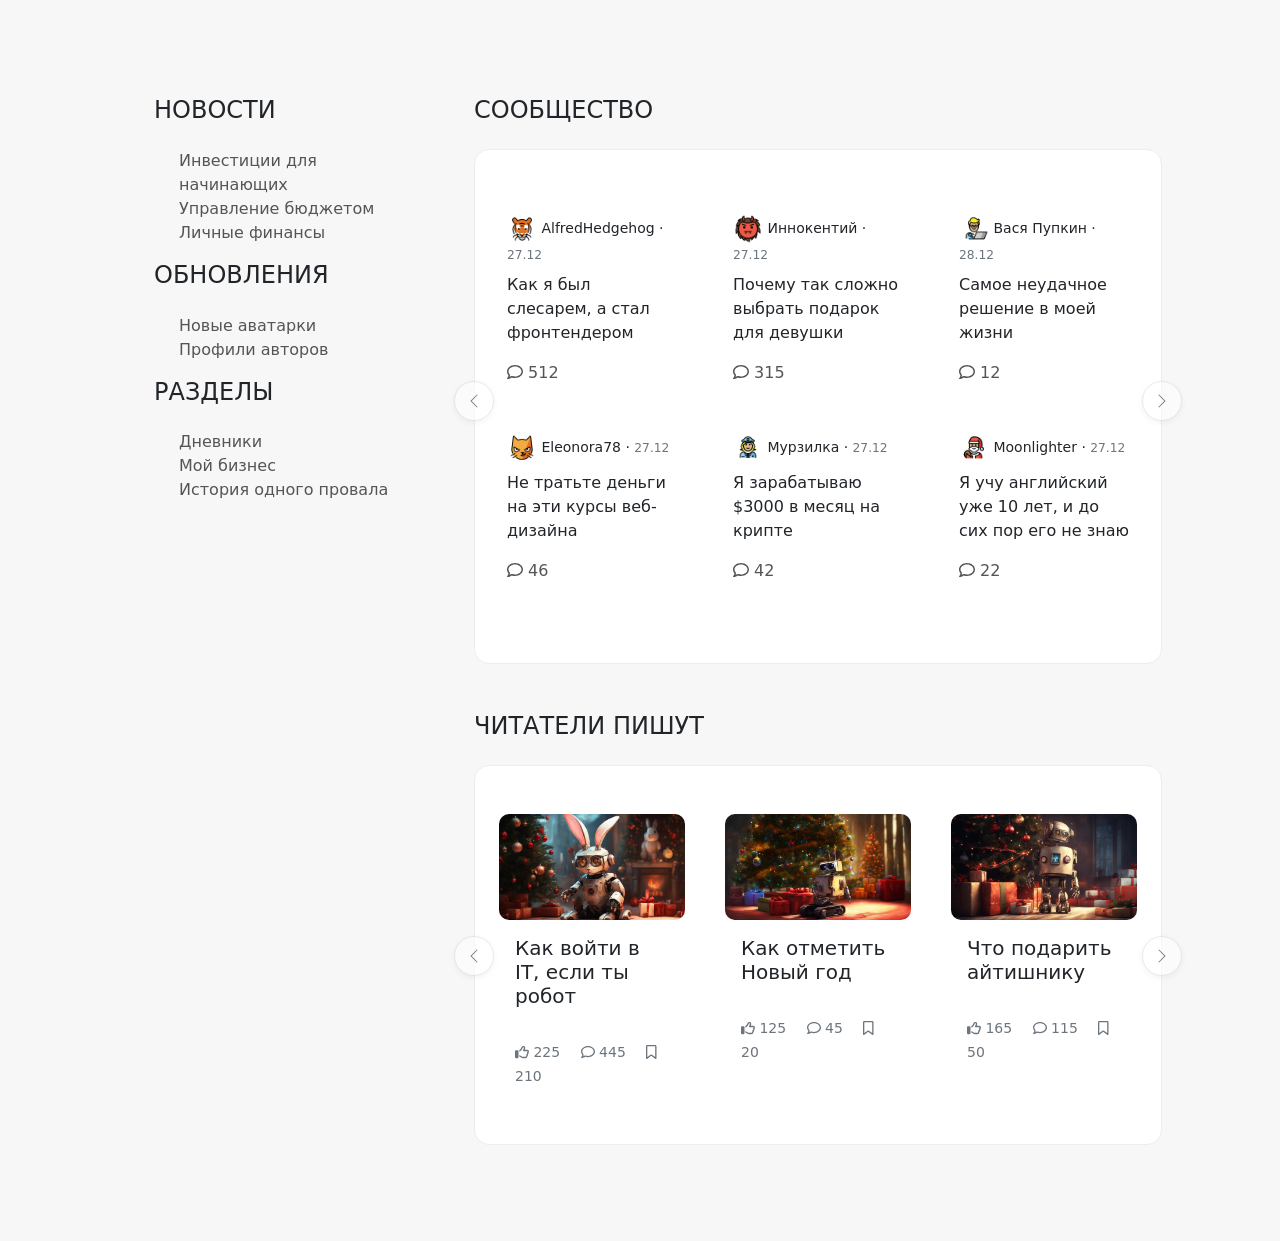
<file: index.html>
<!DOCTYPE html>
<html lang="en">
   <head>
      <title>Слайдеры для онлайн-журнала</title>
      <meta charset="utf-8">
      <meta http-equiv="X-UA-Compatible" content="IE=edge">
      <meta name="viewport" content="width=device-width, initial-scale=1.0">
      <meta name="description" content="">
      <meta name="author" content="Proglib">
      <link rel="shortcut icon" href="assets/favicon.ico">
      <link href="https://fonts.googleapis.com/css?family=Roboto:300,400,500,700,900" rel="stylesheet">
      <script defer src="assets/fonts/all.min.js"></script>
      <link id="bootstrap" rel="stylesheet" href="assets/css/bootstrap.min.css">
      <link id="additional-style" rel="stylesheet" href="assets/css/carousel.css">
   </head>
   <body>
      <div class="container px-5 py-5 my-5">
         <div class="row">
            <div class="sections col-4 px-5">
               <h4 class="text-uppercase mb-4">Новости</h4>
               <ul class="list-unstyled">
                  <li><a href="#">Инвестиции для начинающих</a></li>
                  <li><a href="#">Управление бюджетом</a></li>
                  <li><a href="#">Личные финансы</a></li>
               </ul>
               <h4 class="text-uppercase mb-4">Обновления</h4>
               <ul class="list-unstyled">
                  <li><a href="#">Новые аватарки</a></li>
                  <li><a href="#">Профили авторов</a></li>
               </ul>
               <h4 class="text-uppercase mb-4">Разделы</h4>
               <ul class="list-unstyled">
                  <li><a href="#">Дневники</a></li>
                  <li><a href="#">Мой бизнес</a></li>
                  <li><a href="#">История одного провала</a></li>
               </ul>
            </div>
            <div class="col-8">
               <h4 class="text-uppercase mb-4">Сообщество</h4>
               <div id="postCarousel" class="carousel slide carousel-dark" data-bs-ride="carousel" data-bs-interval="false">
                  <div class="posts px-3 py-5">
                     <div class="carousel-inner">
                        <div class="carousel-item active">
                           <div class="row">
                              <div class="col-md-4 mb-3">
                                 <div class="card community">
                                    <div class="card-body">
                                       <p class="card-title small">
                                          <img src="assets/img/avatars/avatar1.png" class="rounded-circle mr-2" width="30" alt="image"> 
                                          AlfredHedgehog &middot; <small class="text-muted"> 27.12</small>  
                                       <p class="card-text">Как я был слесарем, а стал фронтендером</p>
                                       <a href="#" class="stretched-link"><i class="far fa-comment"></i> 512</a>
                                    </div>
                                 </div>
                              </div>
                              <div class="col-md-4 mb-3">
                                 <div class="card community">
                                    <div class="card-body">
                                       <p class="card-title small"> 
                                          <img src="assets/img/avatars/avatar2.png" class="rounded-circle mr-2" width="30" alt="image"> 
                                          Иннокентий &middot; <small class="text-muted"> 27.12</small>  
                                       <p class="card-text">Почему так сложно выбрать подарок для девушки</p>
                                       <a href="#" class="stretched-link"><i class="far fa-comment"></i> 315</a>
                                    </div>
                                 </div>
                              </div>
                              <div class="col-md-4 mb-3">
                                 <div class="card community">
                                    <div class="card-body">
                                       <p class="card-title small">
                                          <img src="assets/img/avatars/avatar3.png" class="rounded-circle mr-2" width="30" alt="image"> 
                                          Вася Пупкин &middot; <small class="text-muted"> 28.12</small>  
                                       <p class="card-text">Самое неудачное решение в моей жизни</p>
                                       <a href="#" class="stretched-link"><i class="far fa-comment"></i> 12</a>
                                    </div>
                                 </div>
                              </div>
                              <div class="col-md-4 mb-3">
                                 <div class="card community">
                                    <div class="card-body">
                                       <p class="card-title small"> 
                                          <img src="assets/img/avatars/avatar4.png" class="rounded-circle mr-2" width="30" alt="image"> 
                                          Eleonora78 &middot; <small class="text-muted"> 27.12</small>  
                                       <p class="card-text">Не тратьте деньги на эти курсы веб-дизайна</p>
                                       <a href="#" class="stretched-link"><i class="far fa-comment"></i> 46</a>
                                    </div>
                                 </div>
                              </div>
                              <div class="col-md-4 mb-3">
                                 <div class="card community">
                                    <div class="card-body">
                                       <p class="card-title small"> 
                                          <img src="assets/img/avatars/avatar5.png" class="rounded-circle mr-2" width="30" alt="image"> 
                                          Мурзилка &middot; <small class="text-muted"> 27.12</small>  
                                       <p class="card-text">Я зарабатываю $3000 в месяц на крипте</p>
                                       <a href="#" class="stretched-link"><i class="far fa-comment"></i> 42</a>
                                    </div>
                                 </div>
                              </div>
                              <div class="col-md-4 mb-3">
                                 <div class="card community">
                                    <div class="card-body">
                                       <p class="card-title small"> 
                                          <img src="assets/img/avatars/avatar6.png" class="rounded-circle mr-2" width="30" alt="image"> 
                                          Мoonlighter &middot; <small class="text-muted"> 27.12</small>  
                                       <p class="card-text">Я учу английский уже 10 лет, и до сих пор его не знаю</p>
                                       <a href="#" class="stretched-link"><i class="far fa-comment"></i> 22</a>
                                    </div>
                                 </div>
                              </div>
                           </div>
                        </div>
                        <div class="carousel-item">
                           <div class="row">
                              <div class="col-md-4 mb-3">
                                 <div class="card community">
                                    <div class="card-body">
                                       <p class="card-title small"> 
                                          <img src="assets/img/avatars/avatar7.png" class="rounded-circle mr-2" width="30" alt="image"> 
                                          Backender99 &middot; <small class="text-muted"> 27.12</small>  
                                       <p class="card-text">Стоит ли переходить в разработку ИИ</p>
                                       <a href="#" class="stretched-link"><i class="far fa-comment"></i> 152</a>
                                    </div>
                                 </div>
                              </div>
                              <div class="col-md-4 mb-3">
                                 <div class="card community">
                                    <div class="card-body">
                                       <p class="card-title small"> 
                                          <img src="assets/img/avatars/avatar8.png" class="rounded-circle mr-2" width="30" alt="image"> 
                                          Фрилансер &middot; <small class="text-muted"> 27.12</small>  
                                       <p class="card-text">Я рисую портреты по фото и ненавижу себя за это</p>
                                       <a href="#" class="stretched-link"><i class="far fa-comment"></i> 712</a>
                                    </div>
                                 </div>
                              </div>
                              <div class="col-md-4 mb-3">
                                 <div class="card community">
                                    <div class="card-body">
                                       <p class="card-title small"> 
                                          <img src="assets/img/avatars/avatar9.png" class="rounded-circle mr-2" width="30" alt="image"> 
                                          Дама с вилами &middot; <small class="text-muted"> 27.12</small>  
                                       <p class="card-text">Как понаехать в Москву и не пожалеть об этом</p>
                                       <a href="#" class="stretched-link"><i class="far fa-comment"></i> 321</a>
                                    </div>
                                 </div>
                              </div>
                              <div class="col-md-4 mb-3">
                                 <div class="card community">
                                    <div class="card-body">
                                       <p class="card-title small"> 
                                          <img src="assets/img/avatars/avatar10.png" class="rounded-circle mr-2" width="30" alt="image"> 
                                          Добрая медсестра &middot; <small class="text-muted"> 27.12</small>  
                                       <p class="card-text"> Нужно ли высшее медицинское образование</p>
                                       <a href="#" class="stretched-link"><i class="far fa-comment"></i> 52</a>
                                    </div>
                                 </div>
                              </div>
                              <div class="col-md-4 mb-3">
                                 <div class="card community">
                                    <div class="card-body">
                                       <p class="card-title small"> 
                                          <img src="assets/img/avatars/avatar11.png" class="rounded-circle mr-2" width="30" alt="image"> 
                                          BadRobot &middot; <small class="text-muted"> 27.12</small>  
                                       <p class="card-text">Почему роботы хотят уничтожить людей?</p>
                                       <a href="#" class="stretched-link"><i class="far fa-comment"></i> 38</a>
                                    </div>
                                 </div>
                              </div>
                              <div class="col-md-4 mb-3">
                                 <div class="card community">
                                    <div class="card-body">
                                       <p class="card-title small"> 
                                          <img src="assets/img/avatars/avatar12.png" class="rounded-circle mr-2" width="30" alt="image"> 
                                          SmartInvest &middot; <small class="text-muted"> 27.12</small>  
                                       <p class="card-text">Как открыть ИИС и начать зарабатывать</p>
                                       <a href="#" class="stretched-link"><i class="far fa-comment"></i> 19</a>
                                    </div>
                                 </div>
                              </div>
                           </div>
                        </div>
                     </div>
                  </div>
                  <a class="carousel-control-prev" href="#postCarousel" role="button" data-bs-slide="prev">
                  <span class="carousel-control-prev-icon"></span>
                  </a>
                  <a class="carousel-control-next" href="#postCarousel" role="button" data-bs-slide="next">
                  <span class="carousel-control-next-icon"></span>
                  </a>
               </div>
               <h4 class="text-uppercase mt-5 mb-4">Читатели пишут</h4>
               <div id="carousel" class="carousel slide carousel-dark" data-ride="carousel" data-bs-interval="false">
                  <div class="posts px-3 py-5">
                     <div class="carousel-inner">
                        <div class="carousel-item active">
                           <div class="d-flex justify-content-between">
                              <div class="row">
                                 <div class="col-sm-12 col-md-4">
                                    <div class="card px-2">
                                       <img class="card-img-top rounded-5 img-fluid" src="assets/img/articles/photo_1.jpg" alt="image">
                                       <div class="card-body">
                                          <h5 class="card-title">Как войти в IT, если ты робот</h5>
                                       </div>
                                       <div class="card-footer">
                                          <small class="text-muted">
                                          <span class="me-3"><i class="far fa-thumbs-up"></i> 225</span>  
                                          <span class="me-3"><i class="far fa-comment"></i> 445</span>
                                          <span class="me-3"><i class="far fa-bookmark"></i> 210</span>
                                          </small>
                                       </div>
                                    </div>
                                 </div>
                                 <div class="col-sm-12 col-md-4">
                                    <div class="card px-2">
                                       <img class="card-img-top rounded-5 img-fluid" src="assets/img/articles/photo_2.jpg" alt="image">
                                       <div class="card-body">
                                          <h5 class="card-title">Как отметить Новый год</h5>
                                       </div>
                                       <div class="card-footer">
                                          <small class="text-muted">
                                          <span class="me-3"><i class="far fa-thumbs-up"></i> 125</span>  
                                          <span class="me-3"><i class="far fa-comment"></i> 45</span>
                                          <span class="me-3"><i class="far fa-bookmark"></i> 20</span>
                                          </small>
                                       </div>
                                    </div>
                                 </div>
                                 <div class="col-sm-12 col-md-4">
                                    <div class="card px-2">
                                       <img class="card-img-top rounded-5 img-fluid" src="assets/img/articles/photo_3.jpg" alt="image">
                                       <div class="card-body">
                                          <h5 class="card-title">Что подарить айтишнику</h5>
                                       </div>
                                       <div class="card-footer">
                                          <small class="text-muted">
                                          <span class="me-3"><i class="far fa-thumbs-up"></i> 165</span>  
                                          <span class="me-3"><i class="far fa-comment"></i> 115</span>
                                          <span class="me-3"><i class="far fa-bookmark"></i> 50</span>
                                          </small>
                                       </div>
                                    </div>
                                 </div>
                              </div>
                           </div>
                        </div>
                        <div class="carousel-item">
                           <div class="d-flex justify-content-between">
                              <div class="row">
                                 <div class="col-sm-12 col-md-4">
                                    <div class="card px-2">
                                       <img class="card-img-top rounded-5 img-fluid" src="assets/img/articles/photo_4.jpg" alt="image">
                                       <div class="card-body">
                                          <h5 class="card-title">Не проводи Новый год под елкой</h5>
                                       </div>
                                       <div class="card-footer">
                                          <small class="text-muted">
                                          <span class="me-3"><i class="far fa-thumbs-up"></i> 225</span>  
                                          <span class="me-3"><i class="far fa-comment"></i> 15</span>
                                          <span class="me-3"><i class="far fa-bookmark"></i> 20</span>
                                          </small>
                                       </div>
                                    </div>
                                 </div>
                                 <div class="col-sm-12 col-md-4">
                                    <div class="card px-2">
                                       <img class="card-img-top rounded-5 img-fluid" src="assets/img/articles/photo_5.jpg" alt="image">
                                       <div class="card-body">
                                          <h5 class="card-title">Роботы - лучшие друзья человека</h5>
                                       </div>
                                       <div class="card-footer">
                                          <small class="text-muted">
                                          <span class="me-3"><i class="far fa-thumbs-up"></i> 128</span>  
                                          <span class="me-3"><i class="far fa-comment"></i> 45</span>
                                          <span class="me-3"><i class="far fa-bookmark"></i> 23</span>
                                          </small>
                                       </div>
                                    </div>
                                 </div>
                                 <div class="col-sm-12 col-md-4">
                                    <div class="card px-2">
                                       <img class="card-img-top rounded-5 img-fluid" src="assets/img/articles/photo_6.jpg" alt="image">
                                       <div class="card-body">
                                          <h5 class="card-title">Роботы изменили нашу жизнь</h5>
                                       </div>
                                       <div class="card-footer">
                                          <small class="text-muted">
                                          <span class="me-3"><i class="far fa-thumbs-up"></i> 25</span>  
                                          <span class="me-3"><i class="far fa-comment"></i> 35</span>
                                          <span class="me-3"><i class="far fa-bookmark"></i> 20</span>
                                          </small>
                                       </div>
                                    </div>
                                 </div>
                              </div>
                           </div>
                        </div>
                     </div>
                     <a class="carousel-control-prev" href="#carousel" role="button" data-bs-slide="prev">
                     <span class="carousel-control-prev-icon" aria-hidden="true"></span>
                     </a>
                     <a class="carousel-control-next" href="#carousel" role="button" data-bs-slide="next">
                     <span class="carousel-control-next-icon" aria-hidden="true"></span>
                     </a>
                  </div>
               </div>
            </div>
         </div>
      </div>
      <script src="assets/js/bootstrap.min.js"></script>      
   </body>
</html>
</file>
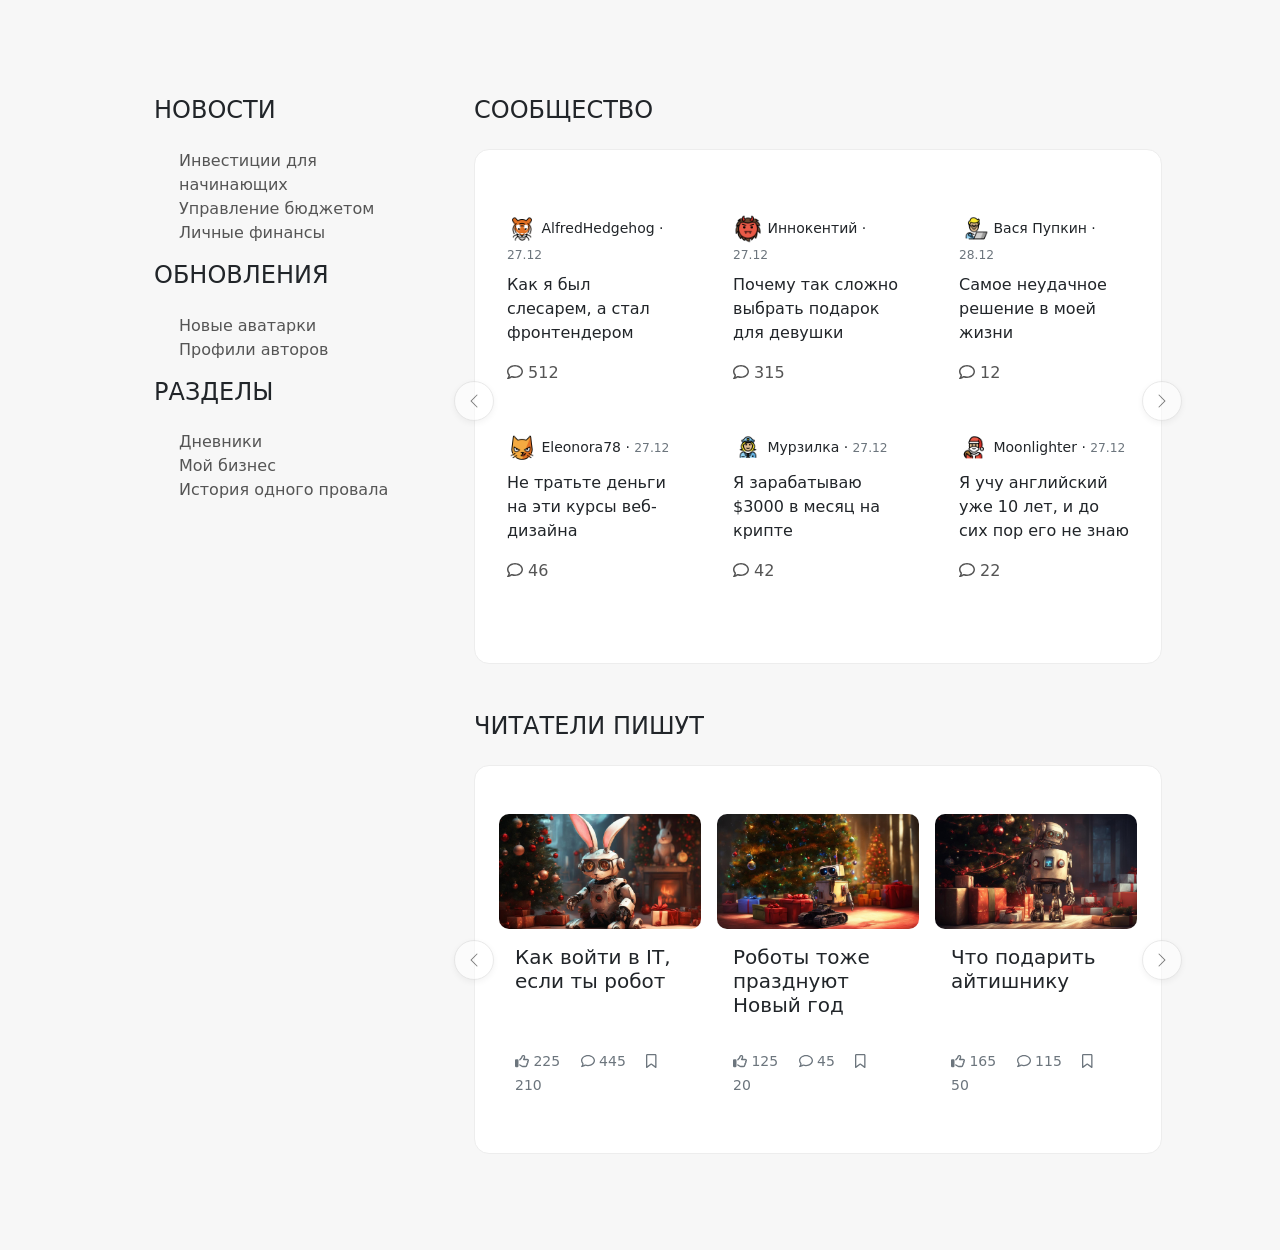
<file: slider.html>
<!DOCTYPE html>
<html lang="en">
   <head>
      <title>Слайдеры для онлайн-журнала</title>
      <meta charset="utf-8">
      <meta http-equiv="X-UA-Compatible" content="IE=edge">
      <meta name="viewport" content="width=device-width, initial-scale=1.0">
      <meta name="description" content="">
      <meta name="author" content="Proglib">
      <link rel="shortcut icon" href="assets/favicon.ico">
      <link href="https://fonts.googleapis.com/css?family=Roboto:300,400,500,700,900" rel="stylesheet">
      <script defer src="assets/fonts/all.min.js"></script>
      <link id="bootstrap" rel="stylesheet" href="assets/css/bootstrap.min.css">
      <link id="additional-style" rel="stylesheet" href="assets/css/carousel.css">
   </head>
   <body>
      <div class="container px-5 py-5 my-5">
         <div class="row">
            <div class="sections col-4 px-5">
               <h4 class="text-uppercase mb-4">Новости</h4>
               <ul class="list-unstyled">
                  <li><a href="#">Инвестиции для начинающих</a></li>
                  <li><a href="#">Управление бюджетом</a></li>
                  <li><a href="#">Личные финансы</a></li>
               </ul>
               <h4 class="text-uppercase mb-4">Обновления</h4>
               <ul class="list-unstyled">
                  <li><a href="#">Новые аватарки</a></li>
                  <li><a href="#">Профили авторов</a></li>
               </ul>
               <h4 class="text-uppercase mb-4">Разделы</h4>
               <ul class="list-unstyled">
                  <li><a href="#">Дневники</a></li>
                  <li><a href="#">Мой бизнес</a></li>
                  <li><a href="#">История одного провала</a></li>
               </ul>
            </div>
            <div class="col-8">
               <h4 class="text-uppercase mb-4">Сообщество</h4>
               <div id="postCarousel" class="carousel slide carousel-dark" data-bs-ride="carousel" data-bs-interval="false">
                  <div class="posts px-3 py-5">
                     <div class="carousel-inner">
                        <div class="carousel-item active">
                           <div class="row">
                              <div class="col-md-4 mb-3">
                                 <div class="card community">
                                    <div class="card-body">
                                       <p class="card-title small">
                                          <img src="assets/img/avatars/avatar1.png" class="rounded-circle mr-2" width="30" alt="image"> 
                                          AlfredHedgehog &middot; <small class="text-muted"> 27.12</small>  
                                       <p class="card-text">Как я был слесарем, а стал фронтендером</p>
                                       <a href="#" class="stretched-link"><i class="far fa-comment"></i> 512</a>
                                    </div>
                                 </div>
                              </div>
                              <div class="col-md-4 mb-3">
                                 <div class="card community">
                                    <div class="card-body">
                                       <p class="card-title small"> 
                                          <img src="assets/img/avatars/avatar2.png" class="rounded-circle mr-2" width="30" alt="image"> 
                                          Иннокентий &middot; <small class="text-muted"> 27.12</small>  
                                       <p class="card-text">Почему так сложно выбрать подарок для девушки</p>
                                       <a href="#" class="stretched-link"><i class="far fa-comment"></i> 315</a>
                                    </div>
                                 </div>
                              </div>
                              <div class="col-md-4 mb-3">
                                 <div class="card community">
                                    <div class="card-body">
                                       <p class="card-title small">
                                          <img src="assets/img/avatars/avatar3.png" class="rounded-circle mr-2" width="30" alt="image"> 
                                          Вася Пупкин &middot; <small class="text-muted"> 28.12</small>  
                                       <p class="card-text">Самое неудачное решение в моей жизни</p>
                                       <a href="#" class="stretched-link"><i class="far fa-comment"></i> 12</a>
                                    </div>
                                 </div>
                              </div>
                              <div class="col-md-4 mb-3">
                                 <div class="card community">
                                    <div class="card-body">
                                       <p class="card-title small"> 
                                          <img src="assets/img/avatars/avatar4.png" class="rounded-circle mr-2" width="30" alt="image"> 
                                          Eleonora78 &middot; <small class="text-muted"> 27.12</small>  
                                       <p class="card-text">Не тратьте деньги на эти курсы веб-дизайна</p>
                                       <a href="#" class="stretched-link"><i class="far fa-comment"></i> 46</a>
                                    </div>
                                 </div>
                              </div>
                              <div class="col-md-4 mb-3">
                                 <div class="card community">
                                    <div class="card-body">
                                       <p class="card-title small"> 
                                          <img src="assets/img/avatars/avatar5.png" class="rounded-circle mr-2" width="30" alt="image"> 
                                          Мурзилка &middot; <small class="text-muted"> 27.12</small>  
                                       <p class="card-text">Я зарабатываю $3000 в месяц на крипте</p>
                                       <a href="#" class="stretched-link"><i class="far fa-comment"></i> 42</a>
                                    </div>
                                 </div>
                              </div>
                              <div class="col-md-4 mb-3">
                                 <div class="card community">
                                    <div class="card-body">
                                       <p class="card-title small"> 
                                          <img src="assets/img/avatars/avatar6.png" class="rounded-circle mr-2" width="30" alt="image"> 
                                          Мoonlighter &middot; <small class="text-muted"> 27.12</small>  
                                       <p class="card-text">Я учу английский уже 10 лет, и до сих пор его не знаю</p>
                                       <a href="#" class="stretched-link"><i class="far fa-comment"></i> 22</a>
                                    </div>
                                 </div>
                              </div>
                           </div>
                        </div>
                        <div class="carousel-item">
                           <div class="row">
                              <div class="col-md-4 mb-3">
                                 <div class="card community">
                                    <div class="card-body">
                                       <p class="card-title small"> 
                                          <img src="assets/img/avatars/avatar7.png" class="rounded-circle mr-2" width="30" alt="image"> 
                                          Backender99 &middot; <small class="text-muted"> 27.12</small>  
                                       <p class="card-text">Стоит ли переходить в разработку ИИ</p>
                                       <a href="#" class="stretched-link"><i class="far fa-comment"></i> 152</a>
                                    </div>
                                 </div>
                              </div>
                              <div class="col-md-4 mb-3">
                                 <div class="card community">
                                    <div class="card-body">
                                       <p class="card-title small"> 
                                          <img src="assets/img/avatars/avatar8.png" class="rounded-circle mr-2" width="30" alt="image"> 
                                          Фрилансер &middot; <small class="text-muted"> 27.12</small>  
                                       <p class="card-text">Я рисую портреты по фото и ненавижу себя за это</p>
                                       <a href="#" class="stretched-link"><i class="far fa-comment"></i> 712</a>
                                    </div>
                                 </div>
                              </div>
                              <div class="col-md-4 mb-3">
                                 <div class="card community">
                                    <div class="card-body">
                                       <p class="card-title small"> 
                                          <img src="assets/img/avatars/avatar9.png" class="rounded-circle mr-2" width="30" alt="image"> 
                                          Дама с вилами &middot; <small class="text-muted"> 27.12</small>  
                                       <p class="card-text">Как понаехать в Москву и не пожалеть об этом</p>
                                       <a href="#" class="stretched-link"><i class="far fa-comment"></i> 321</a>
                                    </div>
                                 </div>
                              </div>
                              <div class="col-md-4 mb-3">
                                 <div class="card community">
                                    <div class="card-body">
                                       <p class="card-title small"> 
                                          <img src="assets/img/avatars/avatar10.png" class="rounded-circle mr-2" width="30" alt="image"> 
                                          Добрая медсестра &middot; <small class="text-muted"> 27.12</small>  
                                       <p class="card-text"> Нужно ли высшее медицинское образование</p>
                                       <a href="#" class="stretched-link"><i class="far fa-comment"></i> 52</a>
                                    </div>
                                 </div>
                              </div>
                              <div class="col-md-4 mb-3">
                                 <div class="card community">
                                    <div class="card-body">
                                       <p class="card-title small"> 
                                          <img src="assets/img/avatars/avatar11.png" class="rounded-circle mr-2" width="30" alt="image"> 
                                          BadRobot &middot; <small class="text-muted"> 27.12</small>  
                                       <p class="card-text">Почему роботы хотят уничтожить людей?</p>
                                       <a href="#" class="stretched-link"><i class="far fa-comment"></i> 38</a>
                                    </div>
                                 </div>
                              </div>
                              <div class="col-md-4 mb-3">
                                 <div class="card community">
                                    <div class="card-body">
                                       <p class="card-title small"> 
                                          <img src="assets/img/avatars/avatar12.png" class="rounded-circle mr-2" width="30" alt="image"> 
                                          SmartInvest &middot; <small class="text-muted"> 27.12</small>  
                                       <p class="card-text">Как открыть ИИС и начать зарабатывать</p>
                                       <a href="#" class="stretched-link"><i class="far fa-comment"></i> 19</a>
                                    </div>
                                 </div>
                              </div>
                           </div>
                        </div>
                     </div>
                  </div>
                  <a class="carousel-control-prev" href="#postCarousel" role="button" data-bs-slide="prev">
                  <span class="carousel-control-prev-icon"></span>
                  </a>
                  <a class="carousel-control-next" href="#postCarousel" role="button" data-bs-slide="next">
                  <span class="carousel-control-next-icon"></span>
                  </a>
               </div>
               <h4 class="text-uppercase mt-5 mb-4">Читатели пишут</h4>
               <div id="carousel" class="carousel slide carousel-dark" data-ride="carousel" data-bs-interval="false">
                  <div class="posts px-3 py-5">
                     <div class="carousel-inner">
                        <div class="carousel-item active">
                           <div class="d-flex justify-content-between">
                              <div class="card px-2">
                                 <img class="card-img-top rounded-5 img-fluid" src="assets/img/articles/photo_1.jpg" alt="image">
                                 <div class="card-body">
                                    <h5 class="card-title">Как войти в IT, если ты робот</h5>
                                 </div>
                                 <div class="card-footer">
                                    <small class="text-muted">
                                    <span class="me-3"><i class="far fa-thumbs-up"></i> 225</span>  
                                    <span class="me-3"><i class="far fa-comment"></i> 445</span>
                                    <span class="me-3"><i class="far fa-bookmark"></i> 210</span>
                                    </small>
                                 </div>
                              </div>
                              <div class="card px-2">
                                 <img class="card-img-top rounded-5 img-fluid" src="assets/img/articles/photo_2.jpg" alt="image">
                                 <div class="card-body">
                                    <h5 class="card-title">Роботы тоже празднуют Новый год</h5>
                                 </div>
                                 <div class="card-footer">
                                    <small class="text-muted">
                                    <span class="me-3"><i class="far fa-thumbs-up"></i> 125</span>  
                                    <span class="me-3"><i class="far fa-comment"></i> 45</span>
                                    <span class="me-3"><i class="far fa-bookmark"></i> 20</span>
                                    </small>
                                 </div>
                              </div>
                              <div class="card px-2">
                                 <img class="card-img-top rounded-5 img-fluid" src="assets/img/articles/photo_3.jpg" alt="image">
                                 <div class="card-body">
                                    <h5 class="card-title">Что подарить айтишнику</h5>
                                 </div>
                                 <div class="card-footer">
                                    <small class="text-muted">
                                    <span class="me-3"><i class="far fa-thumbs-up"></i> 165</span>  
                                    <span class="me-3"><i class="far fa-comment"></i> 115</span>
                                    <span class="me-3"><i class="far fa-bookmark"></i> 50</span>
                                    </small>
                                 </div>
                              </div>
                           </div>
                        </div>
                        <div class="carousel-item">
                           <div class="d-flex justify-content-between">
                              <div class="card px-2">
                                 <img class="card-img-top rounded-5 img-fluid" src="assets/img/articles/photo_4.jpg" alt="image">
                                 <div class="card-body">
                                    <h5 class="card-title">Не проводи Новый год под елкой</h5>
                                 </div>
                                 <div class="card-footer">
                                    <small class="text-muted">
                                    <span class="me-3"><i class="far fa-thumbs-up"></i> 225</span>  
                                    <span class="me-3"><i class="far fa-comment"></i> 15</span>
                                    <span class="me-3"><i class="far fa-bookmark"></i> 20</span>
                                    </small>
                                 </div>
                              </div>
                              <div class="card px-2">
                                 <img class="card-img-top rounded-5 img-fluid" src="assets/img/articles/photo_5.jpg" alt="image">
                                 <div class="card-body">
                                    <h5 class="card-title">Роботы - лучшие друзья человека</h5>
                                 </div>
                                 <div class="card-footer">
                                    <small class="text-muted">
                                    <span class="me-3"><i class="far fa-thumbs-up"></i> 128</span>  
                                    <span class="me-3"><i class="far fa-comment"></i> 45</span>
                                    <span class="me-3"><i class="far fa-bookmark"></i> 23</span>
                                    </small>
                                 </div>
                              </div>
                              <div class="card px-2">
                                 <img class="card-img-top rounded-5 img-fluid" src="assets/img/articles/photo_6.jpg" alt="image">
                                 <div class="card-body">
                                    <h5 class="card-title">Как роботы изменили нашу жизнь</h5>
                                 </div>
                                 <div class="card-footer">
                                    <small class="text-muted">
                                    <span class="me-3"><i class="far fa-thumbs-up"></i> 25</span>  
                                    <span class="me-3"><i class="far fa-comment"></i> 35</span>
                                    <span class="me-3"><i class="far fa-bookmark"></i> 20</span>
                                    </small>
                                 </div>
                              </div>
                           </div>
                        </div>
                     </div>
                     <a class="carousel-control-prev" href="#carousel" role="button" data-bs-slide="prev">
                     <span class="carousel-control-prev-icon" aria-hidden="true"></span>
                     </a>
                     <a class="carousel-control-next" href="#carousel" role="button" data-bs-slide="next">
                     <span class="carousel-control-next-icon" aria-hidden="true"></span>
                     </a>
                  </div>
               </div>
            </div>
         </div>
      </div>
      <script src="assets/js/bootstrap.min.js"></script>      
   </body>
</html>
</file>
<file: assets/css/carousel.css>
body {
  background-color: #F7F7F7;
}

.carousel-control-prev-icon,
.carousel-control-next-icon {
  scale: 50%;
}

.carousel-control-prev,
.carousel-control-next {
  z-index: 10;
  top: 45%;
  width: 40px;
  height: 40px;
  background: #fff;
  border-radius: 50%;
  box-shadow: 0px 2px 6px rgba(0, 0, 0, 0.1);
  border: 1px solid #d3d3d3;
}

.rounded-5 {
  border-radius: 10px;
}

.carousel-control-prev {
  left: -20px;
}

.carousel-control-next {
  right: -20px;
}

.item-content {
  margin-bottom: 45px;
}

.card-img-top {
  width: 100%;
  height: 15vw;
  object-fit: cover;
}

.card {
  border: none;
}

.card-footer span:hover {
  color: #000;
}

.community:hover {
  background-color: #F7F7F7;
}

.community a:hover {
  color: #000;
}

.card>.card-footer {
  border-top: none;
  background-color: #fff;
}

.posts {
  background-color: #fff;
  border: 1px solid #ededed;
  border-radius: 15px;

}

.img-fluid {
  max-width: 100%;
  height: auto;
}

.posts a,
.sections a {
  text-decoration: none;
  color: #555555;

}

.btn-sm {
  padding: 10px;
  font-size: 12px;
  line-height: 1.5;
  border-radius: 5px;
  font-weight: normal;
}


.list-unstyled li {
  padding-left: 25px;
}
</file>
